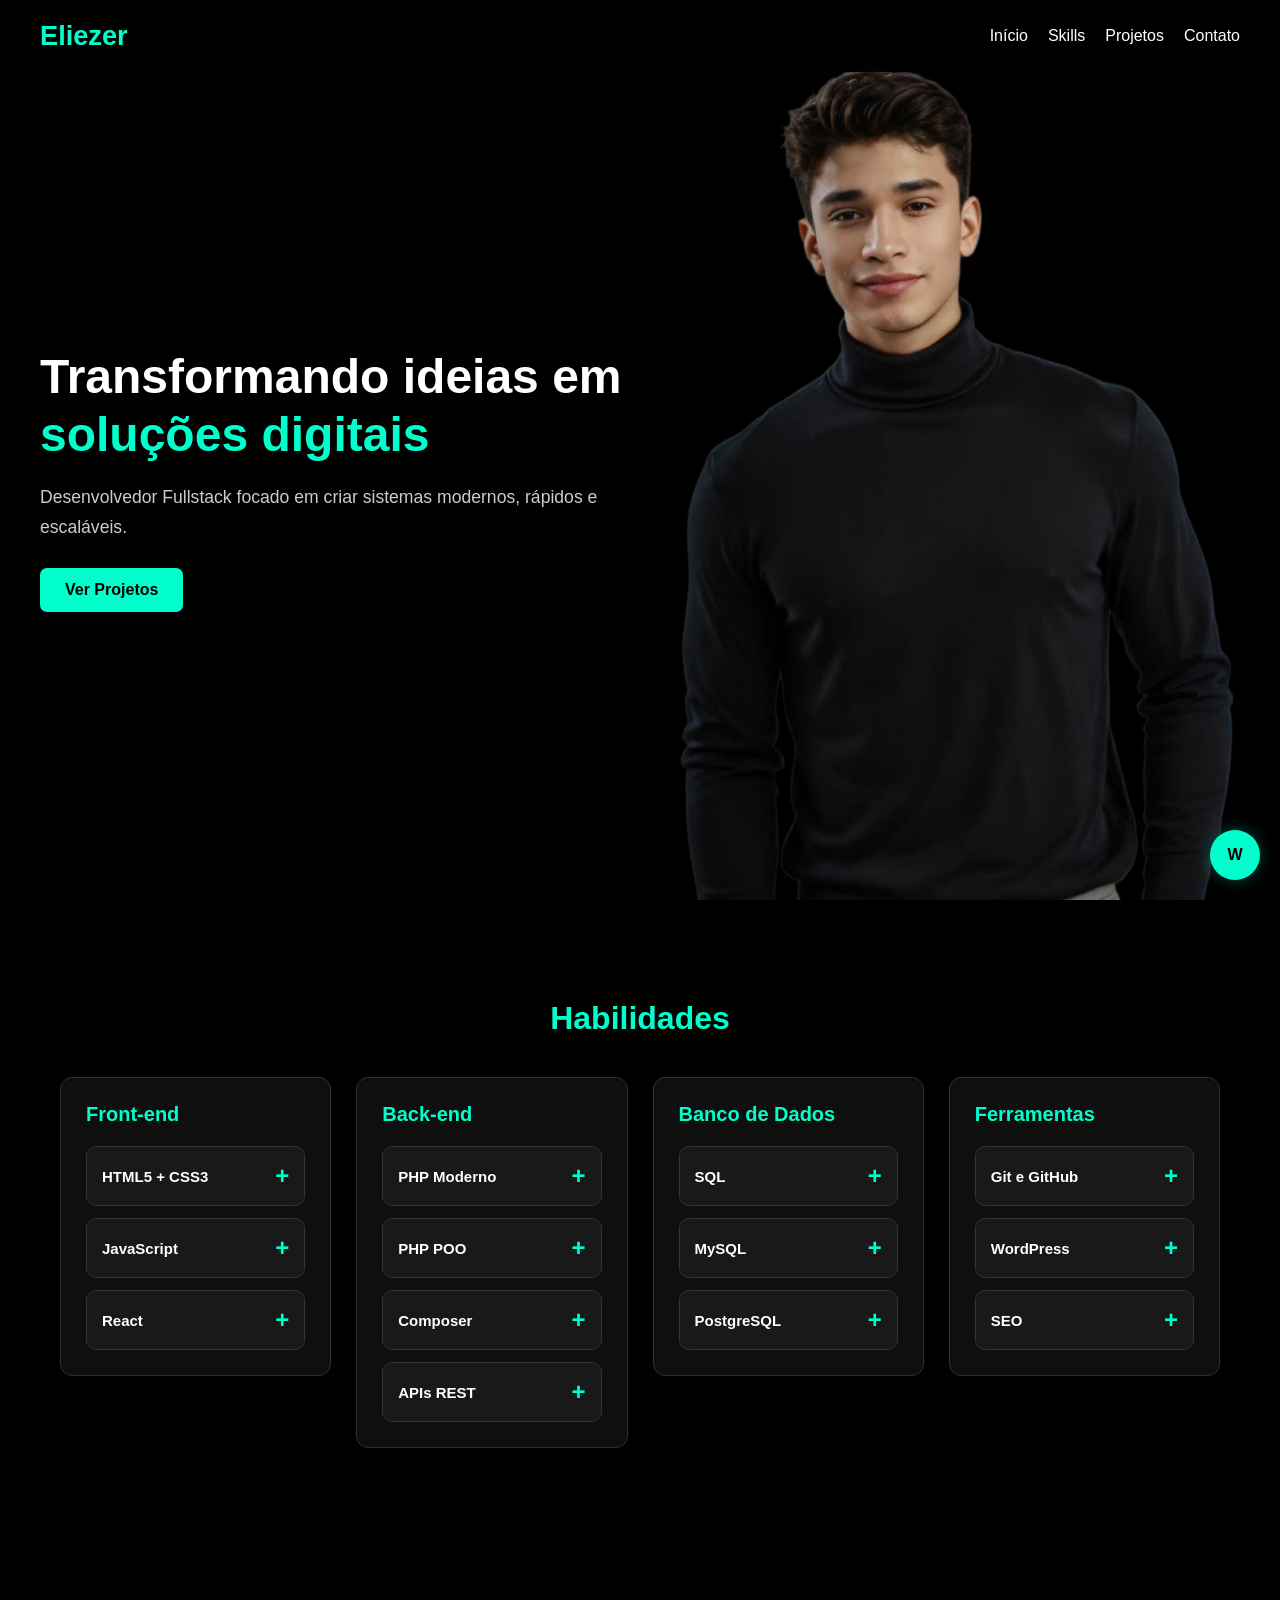
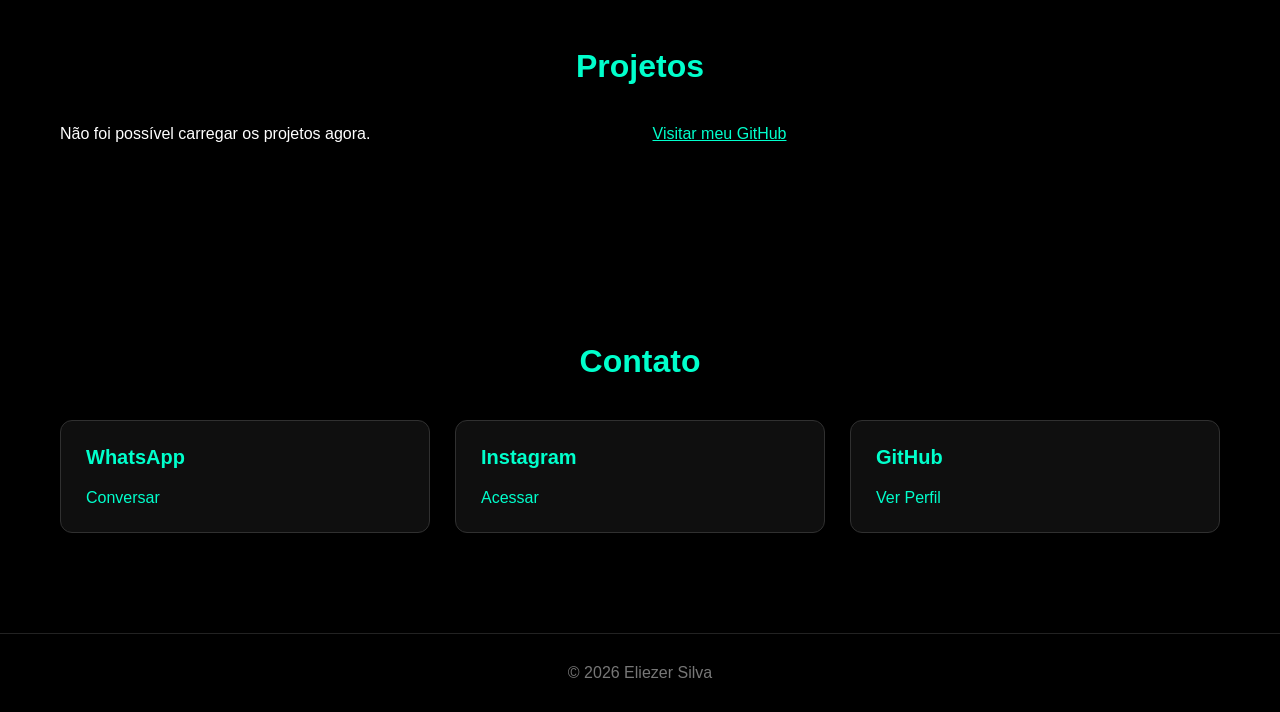
<file: index.html>
<!DOCTYPE html>
<html lang="pt-BR">
<head>
  <meta charset="UTF-8">
  <meta name="viewport"
        content="width=device-width, initial-scale=1.0">

  <title>Eliezer Silva | Fullstack Developer</title>

  <link rel="stylesheet" href="meu style.css">
  <script src="script.js" defer></script>
</head>

<body>

<!-- NAVEGAÇÃO -->
<nav>
  <h1>Eliezer</h1>

  <div class="nav-links">
    <a href="#home">Início</a>
    <a href="#skills">Skills</a>
    <a href="#projects">Projetos</a>
    <a href="#contact">Contato</a>
  </div>
</nav>

<!-- PÁGINA INICIAL -->
<section class="hero" id="home">

  <div class="hero-background"></div>
  <div class="hero-overlay"></div>

  <div class="hero-content">
    <h2>
      Transformando ideias em
      <span>soluções digitais</span>
    </h2>

    <p>
      Desenvolvedor Fullstack focado em criar
      sistemas modernos, rápidos e escaláveis.
    </p>

    <a class="btn" href="#projects">
      Ver Projetos
    </a>
  </div>

</section>

<!-- HABILIDADES -->
<section id="skills">

  <h2>Habilidades</h2>

  <div class="grid">

    <!-- =========================== -->
    <!-- FRONT-END -->
    <!-- =========================== -->

    <div class="card">
      <h3>Front-end</h3>

      <!-- HTML E CSS JUNTOS -->
      <div class="skill-item">

        <button class="skill-toggle" type="button">
          HTML5 + CSS3 <span>+</span>
        </button>

        <div class="skill-content">

          <h4>Curso de HTML5 e CSS3</h4>

          <p>
            <strong>Instituição:</strong>
            Curso em Vídeo
          </p>

          <p>
            <strong>O que aprendi:</strong>
            Estruturação de páginas HTML,
            HTML semântico, formulários,
            tabelas, links, imagens, estilização
            com CSS, Flexbox e layouts responsivos.
          </p>

          <!-- CERTIFICADO HTML + CSS -->
          <div class="certificate-area">

            <div class="certificate-preview">
              <span class="preview-fallback">PDF</span>
              <img
                src="imagens/certificado-html5.pdf.png"
                alt="Miniatura do certificado HTML e CSS"
                loading="lazy">
            </div>

            <a href="PDF/certificado-html5.pdf"
               target="_blank"
               rel="noopener noreferrer"
               class="certificate-link">
              Visualizar PDF
            </a>

          </div>

        </div>
      </div>

      <!-- JAVASCRIPT -->
      <div class="skill-item">

        <button class="skill-toggle" type="button">
          JavaScript <span>+</span>
        </button>

        <div class="skill-content">

          <h4>Curso de JavaScript</h4>

          <p>
            <strong>Instituição:</strong>
            Adicionar instituição
          </p>

          <p>
            <strong>O que aprendi:</strong>
            Variáveis, funções, estruturas
            condicionais, laços, eventos,
            manipulação do DOM, JSON e Fetch API.
          </p>

          <div class="certificate-area">

            <div class="certificate-preview">
              <span class="preview-fallback">PDF</span>
              <img
                src="imagens/certificado-javascript.png"
                alt="Miniatura do certificado JavaScript"
                loading="lazy">
            </div>

            <a href="PDF/certificado-javascript.pdf"
               target="_blank"
               rel="noopener noreferrer"
               class="certificate-link">
              Visualizar PDF
            </a>

          </div>

        </div>
      </div>

      <!-- REACT -->
      <div class="skill-item">

        <button class="skill-toggle" type="button">
          React <span>+</span>
        </button>

        <div class="skill-content">

          <h4>Curso de React</h4>

          <p>
            <strong>Instituição:</strong>
            Adicionar instituição
          </p>

          <p>
            <strong>O que aprendi:</strong>
            Componentes, propriedades,
            estados, hooks e construção
            de interfaces interativas.
          </p>

          <div class="certificate-area">

            <div class="certificate-preview">
              <span class="preview-fallback">PDF</span>
              <img
                src="imagens/certificado-react.png"
                alt="Miniatura do certificado React"
                loading="lazy">
            </div>

            <a href="PDF/certificado-react.pdf"
               target="_blank"
               rel="noopener noreferrer"
               class="certificate-link">
              Visualizar PDF
            </a>

          </div>

        </div>
      </div>

    </div>

    <!-- =========================== -->
    <!-- BACK-END -->
    <!-- =========================== -->

    <div class="card">
      <h3>Back-end</h3>

      <!-- PHP MODERNO -->
      <div class="skill-item">

        <button class="skill-toggle" type="button">
          PHP Moderno <span>+</span>
        </button>

        <div class="skill-content">

          <h4>Curso de PHP</h4>

          <p>
            <strong>Instituição:</strong>
            Adicionar instituição
          </p>

          <p>
            <strong>O que aprendi:</strong>
            Variáveis, funções, formulários,
            sessões, validação de dados
            e desenvolvimento de aplicações PHP.
          </p>

          <div class="certificate-area">

            <div class="certificate-preview">
              <span class="preview-fallback">PDF</span>
              <img
                src="imagens/certificado-php.png"
                alt="Miniatura do certificado PHP"
                loading="lazy">
            </div>

            <a href="PDF/certificado-php.pdf"
               target="_blank"
               rel="noopener noreferrer"
               class="certificate-link">
              Visualizar PDF
            </a>

          </div>

        </div>
      </div>

      <!-- PHP POO -->
      <div class="skill-item">

        <button class="skill-toggle" type="button">
          PHP POO <span>+</span>
        </button>

        <div class="skill-content">

          <h4>Programação Orientada a Objetos</h4>

          <p>
            <strong>Instituição:</strong>
            Adicionar instituição
          </p>

          <p>
            <strong>O que aprendi:</strong>
            Classes, objetos, encapsulamento,
            herança, polimorfismo, interfaces
            e organização de códigos PHP.
          </p>

          <div class="certificate-area">

            <div class="certificate-preview">
              <span class="preview-fallback">PDF</span>
              <img
                src="imagens/certificado-php-poo.png"
                alt="Miniatura do certificado PHP POO"
                loading="lazy">
            </div>

            <a href="PDF/certificado-php-poo.pdf"
               target="_blank"
               rel="noopener noreferrer"
               class="certificate-link">
              Visualizar PDF
            </a>

          </div>

        </div>
      </div>

      <!-- COMPOSER -->
      <div class="skill-item">

        <button class="skill-toggle" type="button">
          Composer <span>+</span>
        </button>

        <div class="skill-content">

          <h4>Gerenciamento de Dependências PHP</h4>

          <p>
            <strong>Instituição:</strong>
            Adicionar instituição
          </p>

          <p>
            <strong>O que aprendi:</strong>
            Instalação de pacotes, gerenciamento
            de dependências, Composer e autoload
            de classes com PSR-4.
          </p>

          <div class="certificate-area">

            <div class="certificate-preview">
              <span class="preview-fallback">PDF</span>
              <img
                src="imagens/certificado-composer.png"
                alt="Miniatura do certificado Composer"
                loading="lazy">
            </div>

            <a href="PDF/certificado-composer.pdf"
               target="_blank"
               rel="noopener noreferrer"
               class="certificate-link">
              Visualizar PDF
            </a>

          </div>

        </div>
      </div>

      <!-- API REST -->
      <div class="skill-item">

        <button class="skill-toggle" type="button">
          APIs REST <span>+</span>
        </button>

        <div class="skill-content">

          <h4>Desenvolvimento de APIs REST</h4>

          <p>
            <strong>Instituição:</strong>
            Adicionar instituição
          </p>

          <p>
            <strong>O que aprendi:</strong>
            Requisições HTTP, métodos GET,
            POST, PUT e DELETE, JSON,
            rotas, respostas e integração
            entre front-end e back-end.
          </p>

          <div class="certificate-area">

            <div class="certificate-preview">
              <span class="preview-fallback">PDF</span>
              <img
                src="imagens/certificado-api.png"
                alt="Miniatura do certificado APIs REST"
                loading="lazy">
            </div>

            <a href="PDF/certificado-api.pdf"
               target="_blank"
               rel="noopener noreferrer"
               class="certificate-link">
              Visualizar PDF
            </a>

          </div>

        </div>
      </div>

    </div>

    <!-- =========================== -->
    <!-- BANCO DE DADOS -->
    <!-- =========================== -->

    <div class="card">
      <h3>Banco de Dados</h3>

      <!-- SQL -->
      <div class="skill-item">

        <button class="skill-toggle" type="button">
          SQL <span>+</span>
        </button>

        <div class="skill-content">

          <h4>Curso de SQL</h4>

          <p>
            <strong>Instituição:</strong>
            Adicionar instituição
          </p>

          <p>
            <strong>O que aprendi:</strong>
            Consultas SELECT, INSERT, UPDATE,
            DELETE, filtros, ordenação,
            agrupamentos, JOINs e relacionamentos.
          </p>

          <div class="certificate-area">

            <div class="certificate-preview">
              <span class="preview-fallback">PDF</span>
              <img
                src="imagens/certificado-sql.png"
                alt="Miniatura do certificado SQL"
                loading="lazy">
            </div>

            <a href="PDF/certificado-sql.pdf"
               target="_blank"
               rel="noopener noreferrer"
               class="certificate-link">
              Visualizar PDF
            </a>

          </div>

        </div>
      </div>

      <!-- MYSQL -->
      <div class="skill-item">

        <button class="skill-toggle" type="button">
          MySQL <span>+</span>
        </button>

        <div class="skill-content">

          <h4>Curso de MySQL</h4>

          <p>
            <strong>Instituição:</strong>
            Adicionar instituição
          </p>

          <p>
            <strong>O que aprendi:</strong>
            Criação de bancos, tabelas,
            chaves primárias e estrangeiras,
            consultas, relacionamentos
            e integração com PHP.
          </p>

          <div class="certificate-area">

            <div class="certificate-preview">
              <span class="preview-fallback">PDF</span>
              <img
                src="imagens/certificado-mysql.png"
                alt="Miniatura do certificado MySQL"
                loading="lazy">
            </div>

            <a href="PDF/certificado-mysql.pdf"
               target="_blank"
               rel="noopener noreferrer"
               class="certificate-link">
              Visualizar PDF
            </a>

          </div>

        </div>
      </div>

      <!-- POSTGRESQL -->
      <div class="skill-item">

        <button class="skill-toggle" type="button">
          PostgreSQL <span>+</span>
        </button>

        <div class="skill-content">

          <h4>Curso de PostgreSQL</h4>

          <p>
            <strong>Instituição:</strong>
            Adicionar instituição
          </p>

          <p>
            <strong>O que aprendi:</strong>
            Consultas SQL, tipos de dados,
            relacionamentos, índices,
            transações e administração básica.
          </p>

          <div class="certificate-area">

            <div class="certificate-preview">
              <span class="preview-fallback">PDF</span>
              <img
                src="imagens/certificado-postgresql.png"
                alt="Miniatura do certificado PostgreSQL"
                loading="lazy">
            </div>

            <a href="PDF/certificado-postgresql.pdf"
               target="_blank"
               rel="noopener noreferrer"
               class="certificate-link">
              Visualizar PDF
            </a>

          </div>

        </div>
      </div>

    </div>

    <!-- =========================== -->
    <!-- FERRAMENTAS -->
    <!-- =========================== -->

    <div class="card">
      <h3>Ferramentas</h3>

      <!-- GIT E GITHUB -->
      <div class="skill-item">

        <button class="skill-toggle" type="button">
          Git e GitHub <span>+</span>
        </button>

        <div class="skill-content">

          <h4>Versionamento com Git e GitHub</h4>

          <p>
            <strong>Instituição:</strong>
            Adicionar instituição
          </p>

          <p>
            <strong>O que aprendi:</strong>
            Controle de versões, commits,
            branches, push, pull, repositórios
            remotos e colaboração em projetos.
          </p>

          <div class="certificate-area">

            <div class="certificate-preview">
              <span class="preview-fallback">PDF</span>
              <img
                src="imagens/certificado-git.png"
                alt="Miniatura do certificado Git e GitHub"
                loading="lazy">
            </div>

            <a href="PDF/certificado-git.pdf"
               target="_blank"
               rel="noopener noreferrer"
               class="certificate-link">
              Visualizar PDF
            </a>

          </div>

        </div>
      </div>

      <!-- WORDPRESS -->
      <div class="skill-item">

        <button class="skill-toggle" type="button">
          WordPress <span>+</span>
        </button>

        <div class="skill-content">

          <h4>Desenvolvimento com WordPress</h4>

          <p>
            <strong>Instituição:</strong>
            Adicionar instituição
          </p>

          <p>
            <strong>O que aprendi:</strong>
            Instalação e configuração,
            criação de páginas, temas,
            plugins e gerenciamento de conteúdo.
          </p>

          <div class="certificate-area">

            <div class="certificate-preview">
              <span class="preview-fallback">PDF</span>
              <img
                src="imagens/certificado-wordpress.png"
                alt="Miniatura do certificado WordPress"
                loading="lazy">
            </div>

            <a href="PDF/certificado-wordpress.pdf"
               target="_blank"
               rel="noopener noreferrer"
               class="certificate-link">
              Visualizar PDF
            </a>

          </div>

        </div>
      </div>

      <!-- SEO -->
      <div class="skill-item">

        <button class="skill-toggle" type="button">
          SEO <span>+</span>
        </button>

        <div class="skill-content">

          <h4>Otimização para Mecanismos de Busca</h4>

          <p>
            <strong>Instituição:</strong>
            Adicionar instituição
          </p>

          <p>
            <strong>O que aprendi:</strong>
            SEO on-page, títulos,
            meta descriptions, estrutura
            semântica, desempenho e
            otimização de páginas web.
          </p>

          <div class="certificate-area">

            <div class="certificate-preview">
              <span class="preview-fallback">PDF</span>
              <img
                src="imagens/certificado-seo.png"
                alt="Miniatura do certificado SEO"
                loading="lazy">
            </div>

            <a href="PDF/certificado-seo.pdf"
               target="_blank"
               rel="noopener noreferrer"
               class="certificate-link">
              Visualizar PDF
            </a>

          </div>

        </div>
      </div>

    </div>

  </div>
</section>

<!-- PROJETOS DO GITHUB -->
<section id="projects">

  <h2>Projetos</h2>

  <div class="grid" id="repos">
    <p>Carregando projetos...</p>
  </div>

</section>

<!-- CONTATOS -->
<section id="contact">

  <h2>Contato</h2>

  <div class="grid">

    <div class="card show">
      <h3>WhatsApp</h3>
      <a href="https://wa.me/5551997477650"
         target="_blank"
         rel="noopener noreferrer">
        Conversar
      </a>
    </div>

    <div class="card show">
      <h3>Instagram</h3>
      <a href="https://instagram.com/eliezer_silva5"
         target="_blank"
         rel="noopener noreferrer">
        Acessar
      </a>
    </div>

    <div class="card show">
      <h3>GitHub</h3>
      <a href="https://github.com/Eliezer151020"
         target="_blank"
         rel="noopener noreferrer">
        Ver Perfil
      </a>
    </div>

  </div>
</section>

<!-- BOTÃO WHATSAPP -->
<a class="whatsapp"
   href="https://wa.me/5551997477650"
   target="_blank"
   rel="noopener noreferrer"
   aria-label="Conversar pelo WhatsApp">
  W
</a>

<!-- RODAPÉ -->
<footer>
  <p>© 2026 Eliezer Silva</p>
</footer>

</body>
</html>
</file>
<file: meu style.css>
/* =========================================
   PORTFÓLIO ELIEZER SILVA
   DESIGN DARK + VERDE NEON
========================================= */

/* CONFIGURAÇÕES GERAIS */

* {
  margin: 0;
  padding: 0;
  box-sizing: border-box;
  font-family: Arial, sans-serif;
}

html {
  scroll-behavior: smooth;
  background: #000;
}

body {
  min-height: 100vh;
  background: #000;
  color: #fff;
  overflow-x: hidden;
}

a {
  color: #00ffcc;
}

section {
  position: relative;
  z-index: 1;
  padding: 100px 20px;
  max-width: 1200px;
  margin: auto;
  scroll-margin-top: 80px;
  background: transparent;
}

h2 {
  text-align: center;
  margin-bottom: 40px;
  color: #00ffcc;
  font-size: 2rem;
}


/* =========================================
   IMAGEM FIXA NO FUNDO DO SITE
========================================= */

/*
 A foto permanece fixa na tela.
 O conteúdo do portfólio passa por cima.
*/

body::before {
  content: "";
  position: fixed;

  inset: 0;

  width: 100%;
  height: 100vh;

  background-image:
    url("WhatsApp Image 2026-04-08 at 09.43.56.jpeg");

  background-repeat: no-repeat;

  /* Fotografia posicionada à direita */
  background-position: 100% 55px;

  /* Mantém proporção da fotografia */
  background-size: auto 100vh;

  /* Remove a divisão visual do fundo */
  -webkit-mask-image: linear-gradient(
    to right,
    transparent 0%,
    transparent 30%,
    rgba(0, 0, 0, 0.5) 50%,
    black 70%
  );

  mask-image: linear-gradient(
    to right,
    transparent 0%,
    transparent 30%,
    rgba(0, 0, 0, 0.5) 50%,
    black 70%
  );

  opacity: 0.95;

  z-index: 0;

  pointer-events: none;
}


/* =========================================
   REMOVE OS FUNDOS ANTIGOS
========================================= */

.hero-background,
.hero-overlay {
  display: none !important;
}


/* =========================================
   NAVEGAÇÃO
========================================= */

nav {
  position: fixed;
  top: 0;
  left: 0;

  width: 100%;

  display: flex;
  justify-content: space-between;
  align-items: center;

  gap: 20px;
  padding: 20px 40px;

  background: rgba(0, 0, 0, 0.85);

  backdrop-filter: blur(10px);
  -webkit-backdrop-filter: blur(10px);

  z-index: 1000;
}

nav h1 {
  color: #00ffcc;
  font-size: 1.7rem;
}

.nav-links {
  display: flex;
  gap: 20px;
  flex-wrap: wrap;
}

nav a {
  color: #fff;
  text-decoration: none;
  transition: color 0.3s;
}

nav a:hover {
  color: #00ffcc;
}


/* =========================================
   PÁGINA INICIAL - HERO
========================================= */

.hero {
  position: relative;

  min-height: 100vh;
  max-width: none;

  display: flex;
  align-items: center;
  justify-content: flex-start;

  padding: 100px 40px 40px;

  background: transparent;

  isolation: auto;
  overflow: visible;
}

.hero-content {
  position: relative;
  z-index: 2;

  max-width: 600px;
}

.hero h2 {
  text-align: left;

  font-size: clamp(2rem, 5vw, 3rem);
  line-height: 1.2;

  color: #fff;
  margin-bottom: 20px;
}

.hero span {
  color: #00ffcc;
}

.hero p {
  color: #ccc;
  font-size: 1.1rem;
  line-height: 1.7;
}


/* =========================================
   BOTÃO VER PROJETOS
========================================= */

.btn {
  display: inline-block;

  margin-top: 25px;
  padding: 13px 25px;

  background: #00ffcc;
  color: #000;

  text-decoration: none;
  border-radius: 7px;
  font-weight: bold;

  transition: 0.3s;
}

.btn:hover {
  background: #00ccaa;
  transform: translateY(-3px);

  box-shadow: 0 0 20px rgba(0, 255, 204, 0.3);
}


/* =========================================
   SEÇÕES DO PORTFÓLIO
========================================= */

#skills,
#projects,
#contact {
  position: relative;
  z-index: 1;

  background: transparent;
}


/* =========================================
   GRID RESPONSIVO
========================================= */

.grid {
  display: grid;

  grid-template-columns:
    repeat(auto-fit, minmax(min(100%, 250px), 1fr));

  gap: 25px;

  align-items: start;
}


/* =========================================
   CARTÕES
========================================= */

.card {
  position: relative;

  background: rgba(17, 17, 17, 0.90);

  padding: 25px;

  border-radius: 12px;
  border: 1px solid #303030;

  min-width: 0;

  transition:
    transform 0.3s ease,
    border-color 0.3s ease,
    box-shadow 0.3s ease;

  backdrop-filter: blur(6px);
  -webkit-backdrop-filter: blur(6px);
}

.card:hover {
  border-color: #00ffcc;

  box-shadow:
    0 0 20px rgba(0, 255, 204, 0.20);

  transform: translateY(-5px);
}

.card h3 {
  color: #00ffcc;

  margin-bottom: 20px;
  font-size: 1.25rem;
}


/* =========================================
   HABILIDADES EXPANSÍVEIS
========================================= */

.skill-item {
  background: rgba(25, 25, 25, 0.96);

  border: 1px solid #333;
  border-radius: 10px;

  margin-top: 12px;

  overflow: hidden;

  transition: border-color 0.3s;
}

.skill-item.active {
  border-color: #00ffcc;
}


/* BOTÃO DA HABILIDADE */

.skill-toggle {
  width: 100%;

  padding: 15px;

  background: transparent;
  color: #fff;

  border: none;

  display: flex;
  justify-content: space-between;
  align-items: center;

  gap: 10px;

  cursor: pointer;

  text-align: left;
  font-size: 15px;
  font-weight: bold;
}

.skill-toggle:hover {
  color: #00ffcc;
}

.skill-toggle:focus-visible {
  outline: 2px solid #00ffcc;
  outline-offset: -2px;
}

.skill-toggle span {
  color: #00ffcc;

  font-size: 24px;

  flex-shrink: 0;
}


/* =========================================
   CONTEÚDO FECHADO
========================================= */

.skill-content {
  display: none;

  padding: 0 15px 18px;

  border-top: 1px solid #333;
}


/* =========================================
   CONTEÚDO ABERTO
========================================= */

.skill-item.active .skill-content {
  display: block;

  animation: expandir 0.3s ease;
}

@keyframes expandir {
  from {
    opacity: 0;
    transform: translateY(-8px);
  }

  to {
    opacity: 1;
    transform: translateY(0);
  }
}


/* =========================================
   DESCRIÇÕES DOS CURSOS
========================================= */

.skill-content h4 {
  color: #00ffcc;

  margin: 15px 0 10px;

  font-size: 15px;
}

.skill-content p {
  color: #ccc;

  line-height: 1.6;
  margin-bottom: 12px;

  font-size: 14px;

  overflow-wrap: anywhere;
}

.skill-content strong {
  color: #fff;
}


/* =========================================
   CERTIFICADOS
========================================= */

.certificate-area {
  display: flex;
  align-items: center;

  gap: 12px;
  flex-wrap: wrap;

  margin-top: 18px;
}


/* =========================================
   MINIATURA DO CERTIFICADO
========================================= */

.certificate-preview {
  position: relative;

  width: 78px;
  height: 100px;

  background: #252525;

  border: 1px solid #555;
  border-radius: 6px;

  overflow: hidden;
  flex-shrink: 0;

  display: flex;
  justify-content: center;
  align-items: center;

  transition: 0.3s;
}

.certificate-preview:hover {
  transform: scale(1.06);

  border-color: #00ffcc;

  box-shadow:
    0 0 12px rgba(0, 255, 204, 0.3);
}


/* QUANDO NÃO EXISTE MINIATURA */

.preview-fallback {
  color: #00ffcc;

  font-size: 18px;
  font-weight: bold;

  letter-spacing: 1px;
}


/* IMAGEM DO CERTIFICADO */

.certificate-preview img {
  position: absolute;

  inset: 0;

  width: 100%;
  height: 100%;

  object-fit: contain;

  background: #fff;
}


/* =========================================
   BOTÃO VISUALIZAR PDF
========================================= */

.certificate-link {
  display: inline-block;

  padding: 11px 14px;

  background: #00ffcc;
  color: #000;

  border-radius: 7px;

  text-decoration: none;

  font-size: 13px;
  font-weight: bold;

  transition: 0.3s;

  text-align: center;
}

.certificate-link:hover {
  background: #00ccaa;

  transform: translateY(-2px);
}


/* =========================================
   PROJETOS
========================================= */

#projects .card p {
  color: #ccc;

  line-height: 1.6;
  margin-bottom: 18px;

  overflow-wrap: anywhere;
}


/* =========================================
   LINKS DE PROJETOS E CONTATOS
========================================= */

#projects .card a,
#contact .card a {
  display: inline-block;

  color: #00ffcc;

  text-decoration: none;

  overflow-wrap: anywhere;
}

#projects .card a:hover,
#contact .card a:hover {
  text-decoration: underline;
}


/* =========================================
   WHATSAPP FLUTUANTE
========================================= */

.whatsapp {
  position: fixed;

  right: 20px;
  bottom: 20px;

  width: 50px;
  height: 50px;

  display: flex;
  justify-content: center;
  align-items: center;

  background: #00ffcc;
  color: #000;

  border-radius: 50%;

  font-weight: bold;
  text-decoration: none;

  z-index: 1000;

  box-shadow:
    0 0 15px rgba(0, 255, 204, 0.3);

  transition: 0.3s;
}

.whatsapp:hover {
  transform: scale(1.1);

  box-shadow:
    0 0 25px rgba(0, 255, 204, 0.5);
}


/* =========================================
   RODAPÉ
========================================= */

footer {
  position: relative;
  z-index: 1;

  text-align: center;

  padding: 30px;

  border-top: 1px solid #222;

  color: #777;
}


/* =========================================
   AJUSTES PARA TABLETS
========================================= */

@media (max-width: 900px) {

  .hero {
    padding: 110px 30px 50px;
  }

  .hero-content {
    max-width: 500px;
  }

  body::before {
    background-position: right center;
    opacity: 0.65;
  }

  .card {
    background: rgba(17, 17, 17, 0.93);
  }
}


/* =========================================
   AJUSTES PARA CELULARES
========================================= */

@media (max-width: 600px) {

  /* MENU */

  nav {
    flex-direction: column;

    gap: 12px;

    padding: 15px;
  }

  nav h1 {
    font-size: 1.5rem;
  }

  .nav-links {
    justify-content: center;

    gap: 14px;

    font-size: 13px;
  }


  /* FOTO CENTRALIZADA */

  body::before {
    background-position: center center;

    background-size: auto 100vh;

    opacity: 0.35;

    -webkit-mask-image: none;
    mask-image: none;
  }


  /* PÁGINA INICIAL */

  .hero {
    padding: 150px 20px 50px;

    justify-content: center;
    text-align: center;

    min-height: 100vh;
  }

  .hero-content {
    max-width: 100%;
  }

  .hero h2 {
    text-align: center;
    font-size: 2rem;
  }

  .hero p {
    font-size: 1rem;
  }


  /* SEÇÕES */

  section {
    padding: 75px 15px;

    scroll-margin-top: 120px;
  }

  h2 {
    font-size: 1.7rem;
  }


  /* CARTÕES */

  .card {
    padding: 20px;

    background: rgba(17, 17, 17, 0.94);
  }


  /* MINIATURA DO CERTIFICADO */

  .certificate-preview {
    width: 70px;
    height: 90px;
  }


  /* BOTÃO WHATSAPP */

  .whatsapp {
    right: 15px;
    bottom: 15px;

    width: 48px;
    height: 48px;
  }

}


/* =========================================
   ACESSIBILIDADE
========================================= */

@media (prefers-reduced-motion: reduce) {

  html {
    scroll-behavior: auto;
  }

  .skill-item.active .skill-content {
    animation: none;
  }

  .card,
  .btn,
  .whatsapp,
  .certificate-preview {
    transition: none;
  }
}
</file>
